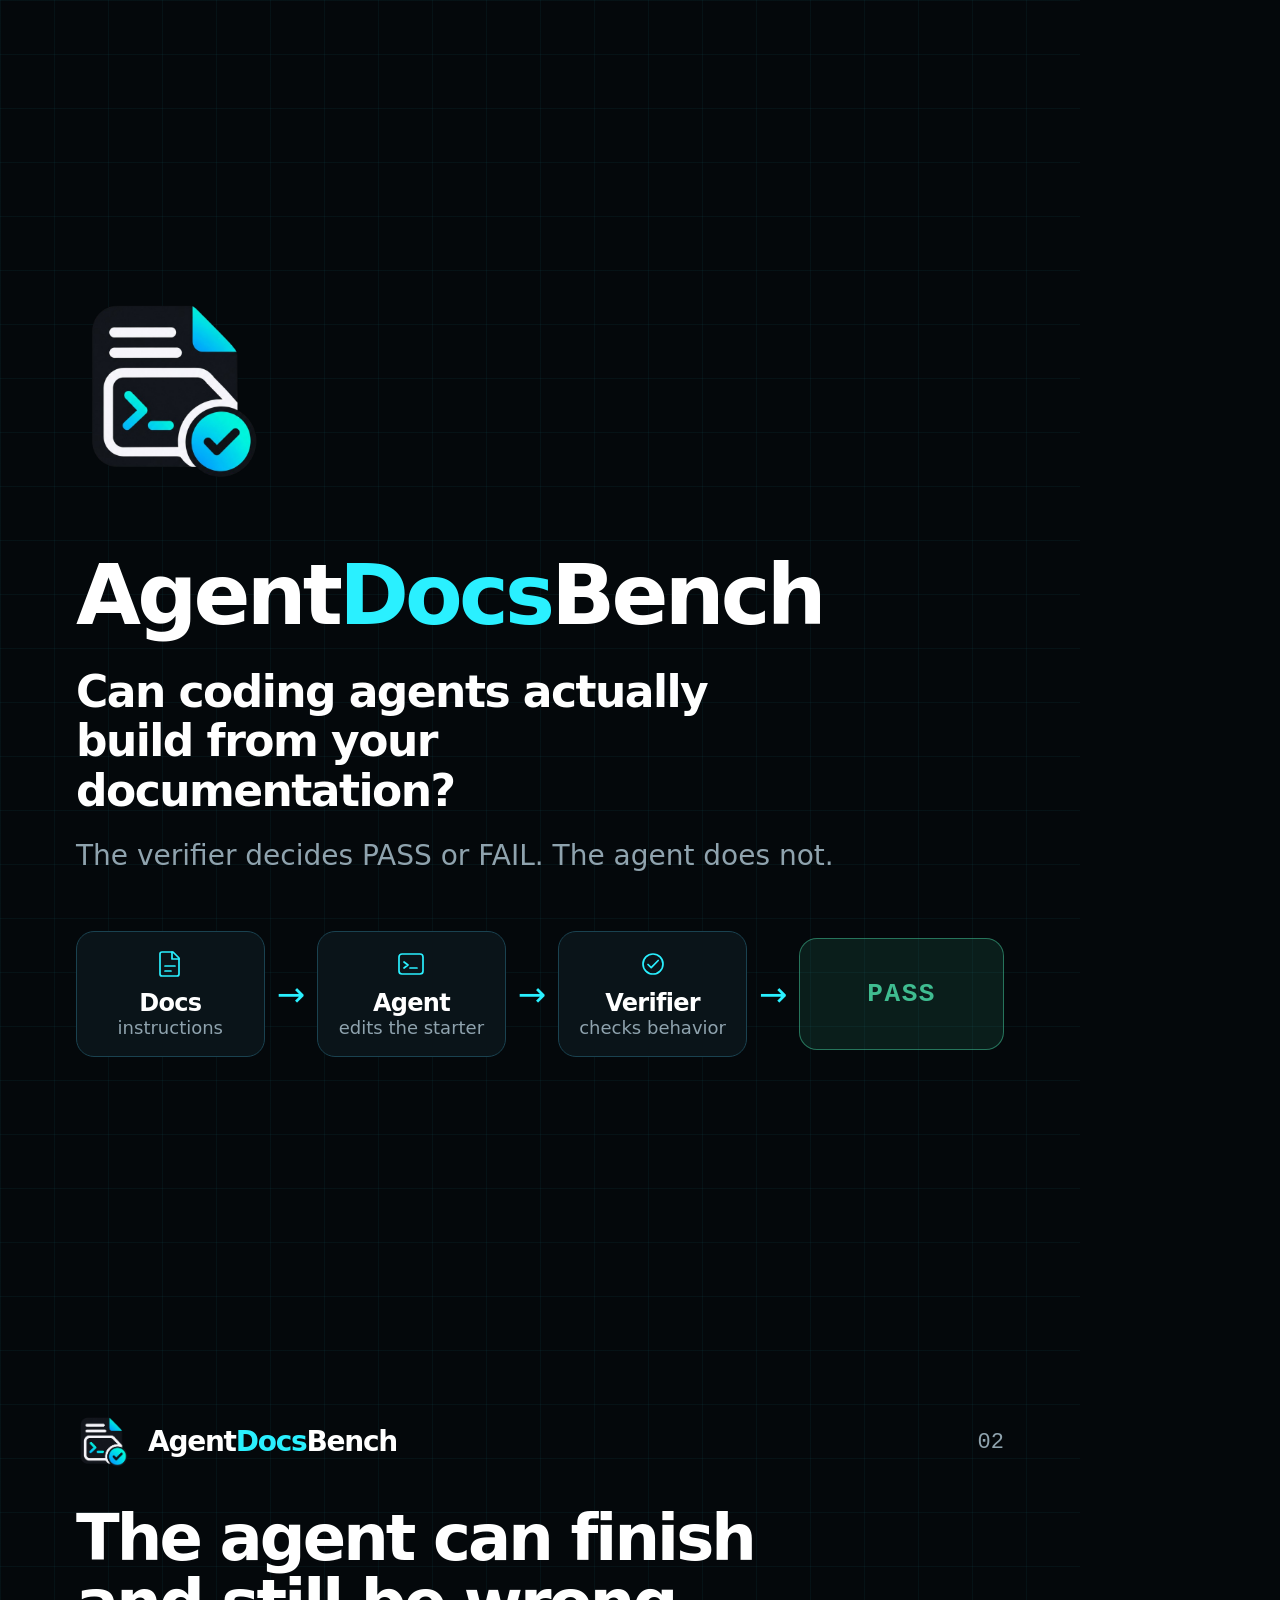
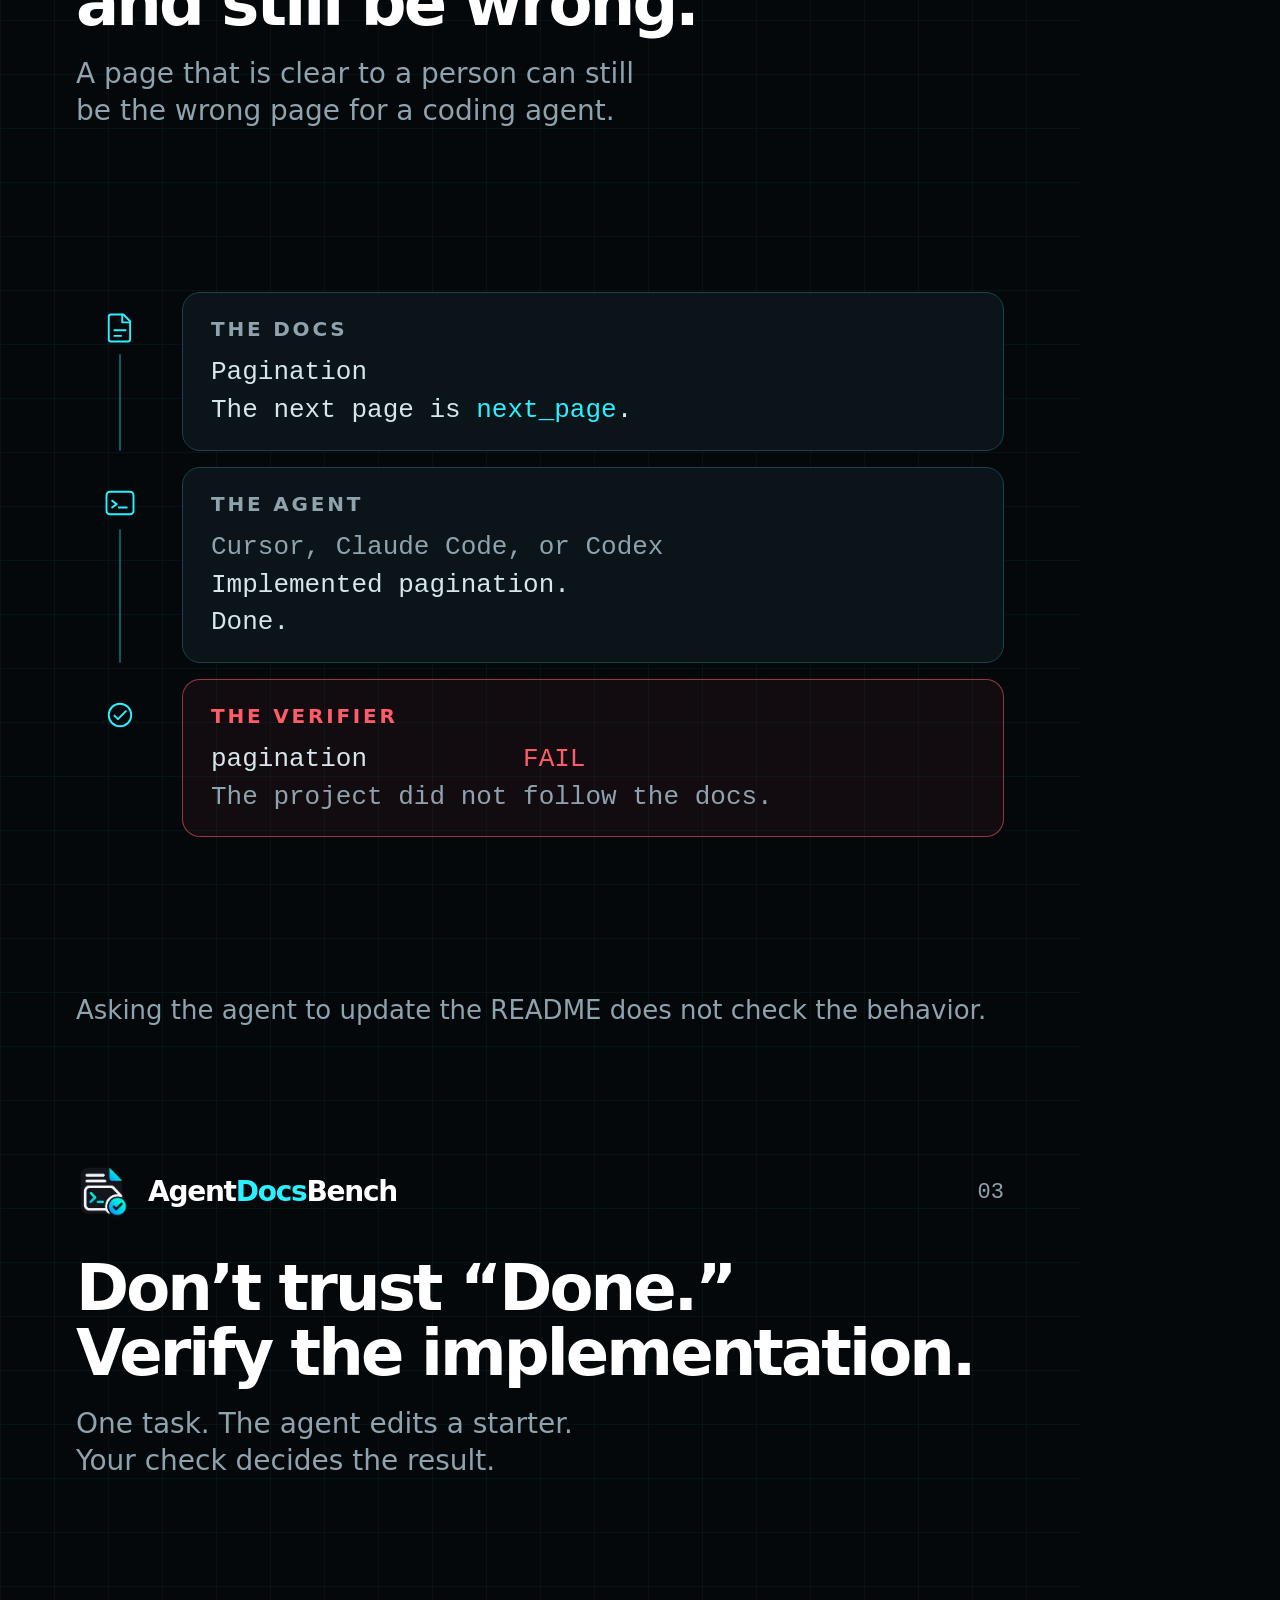
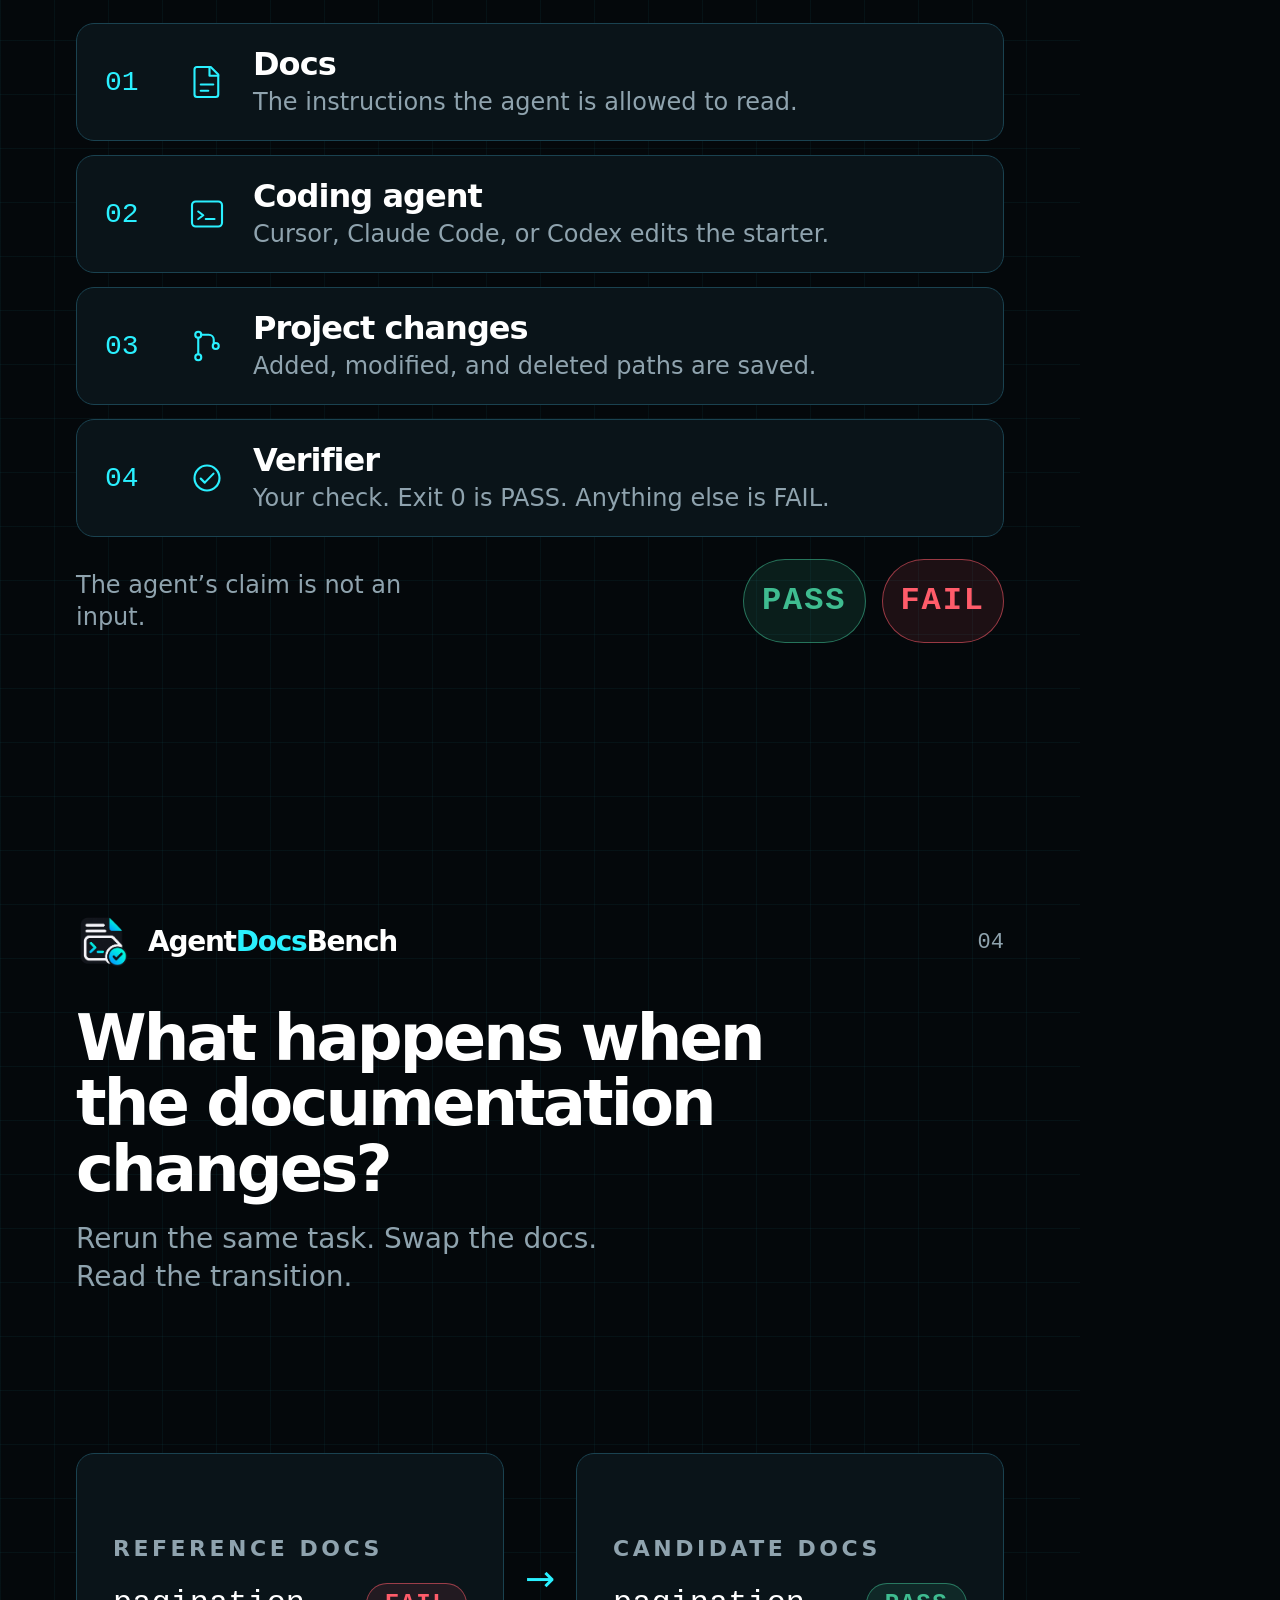
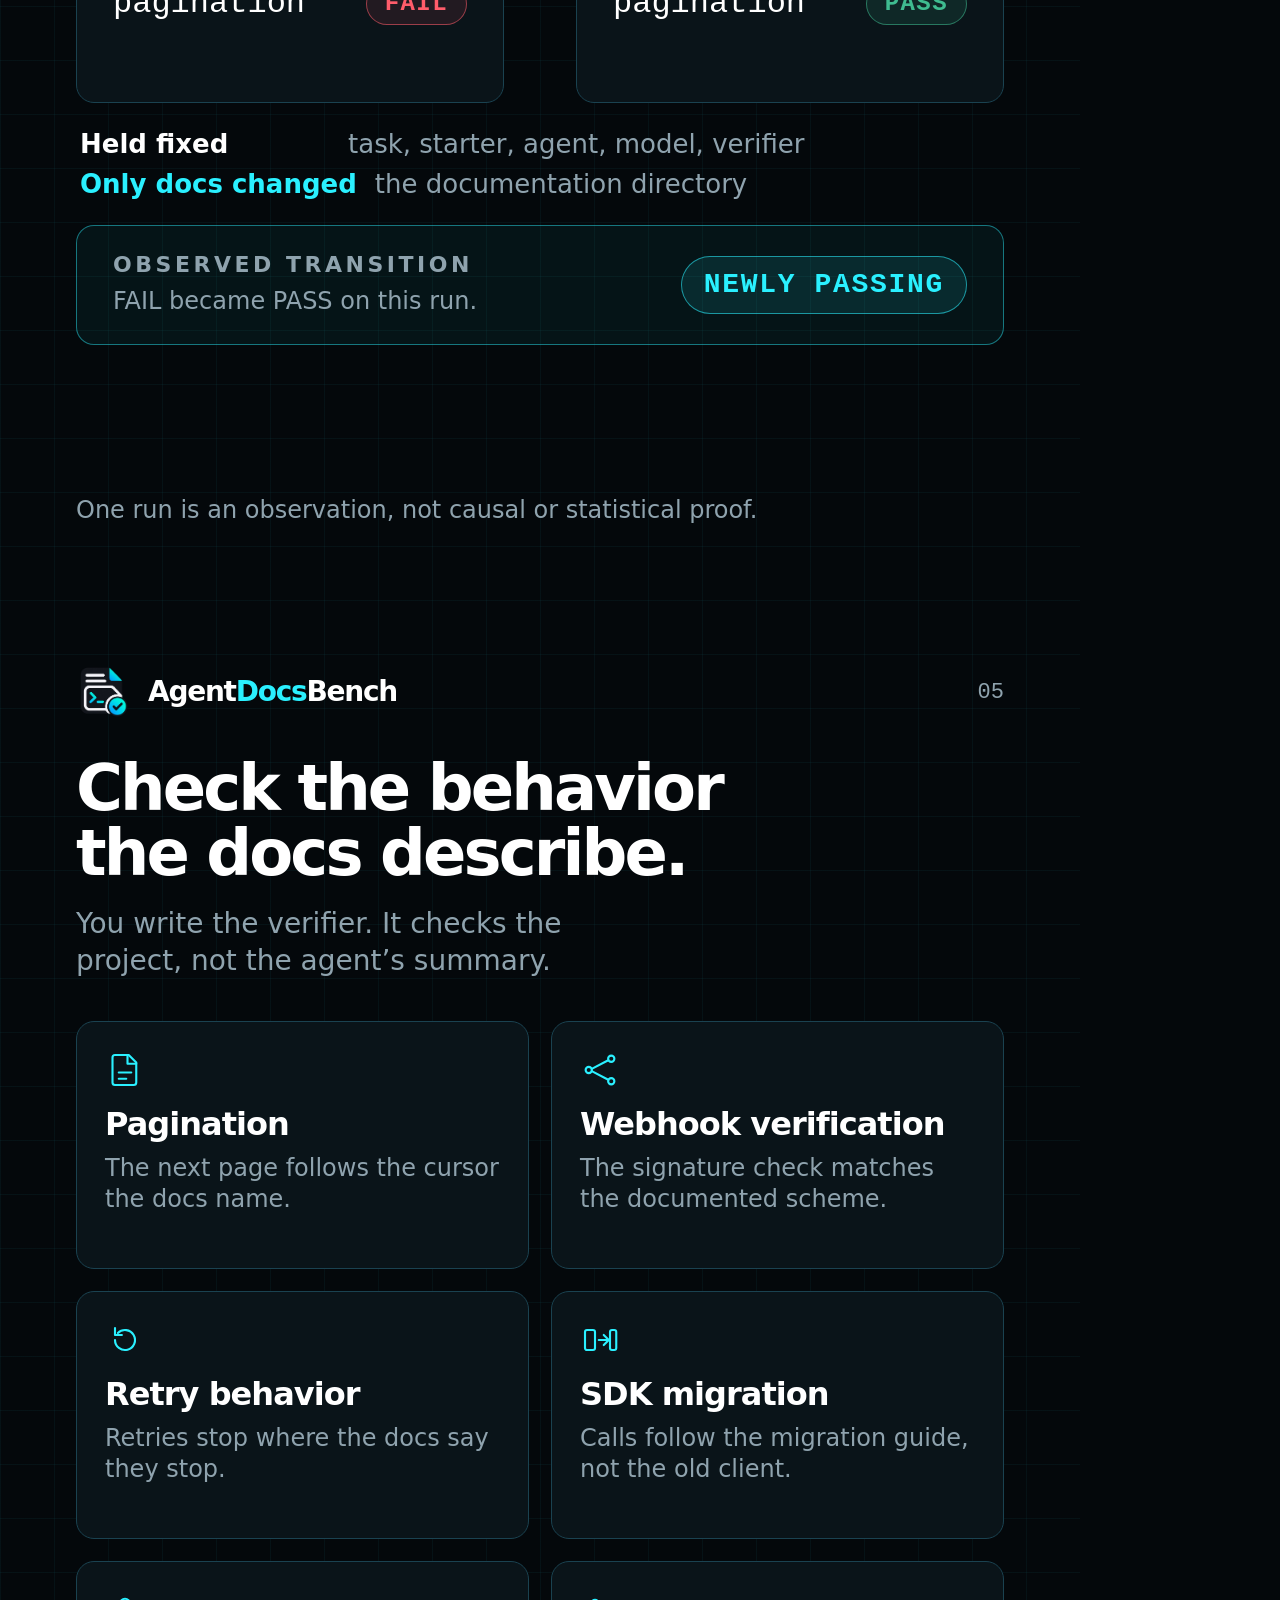
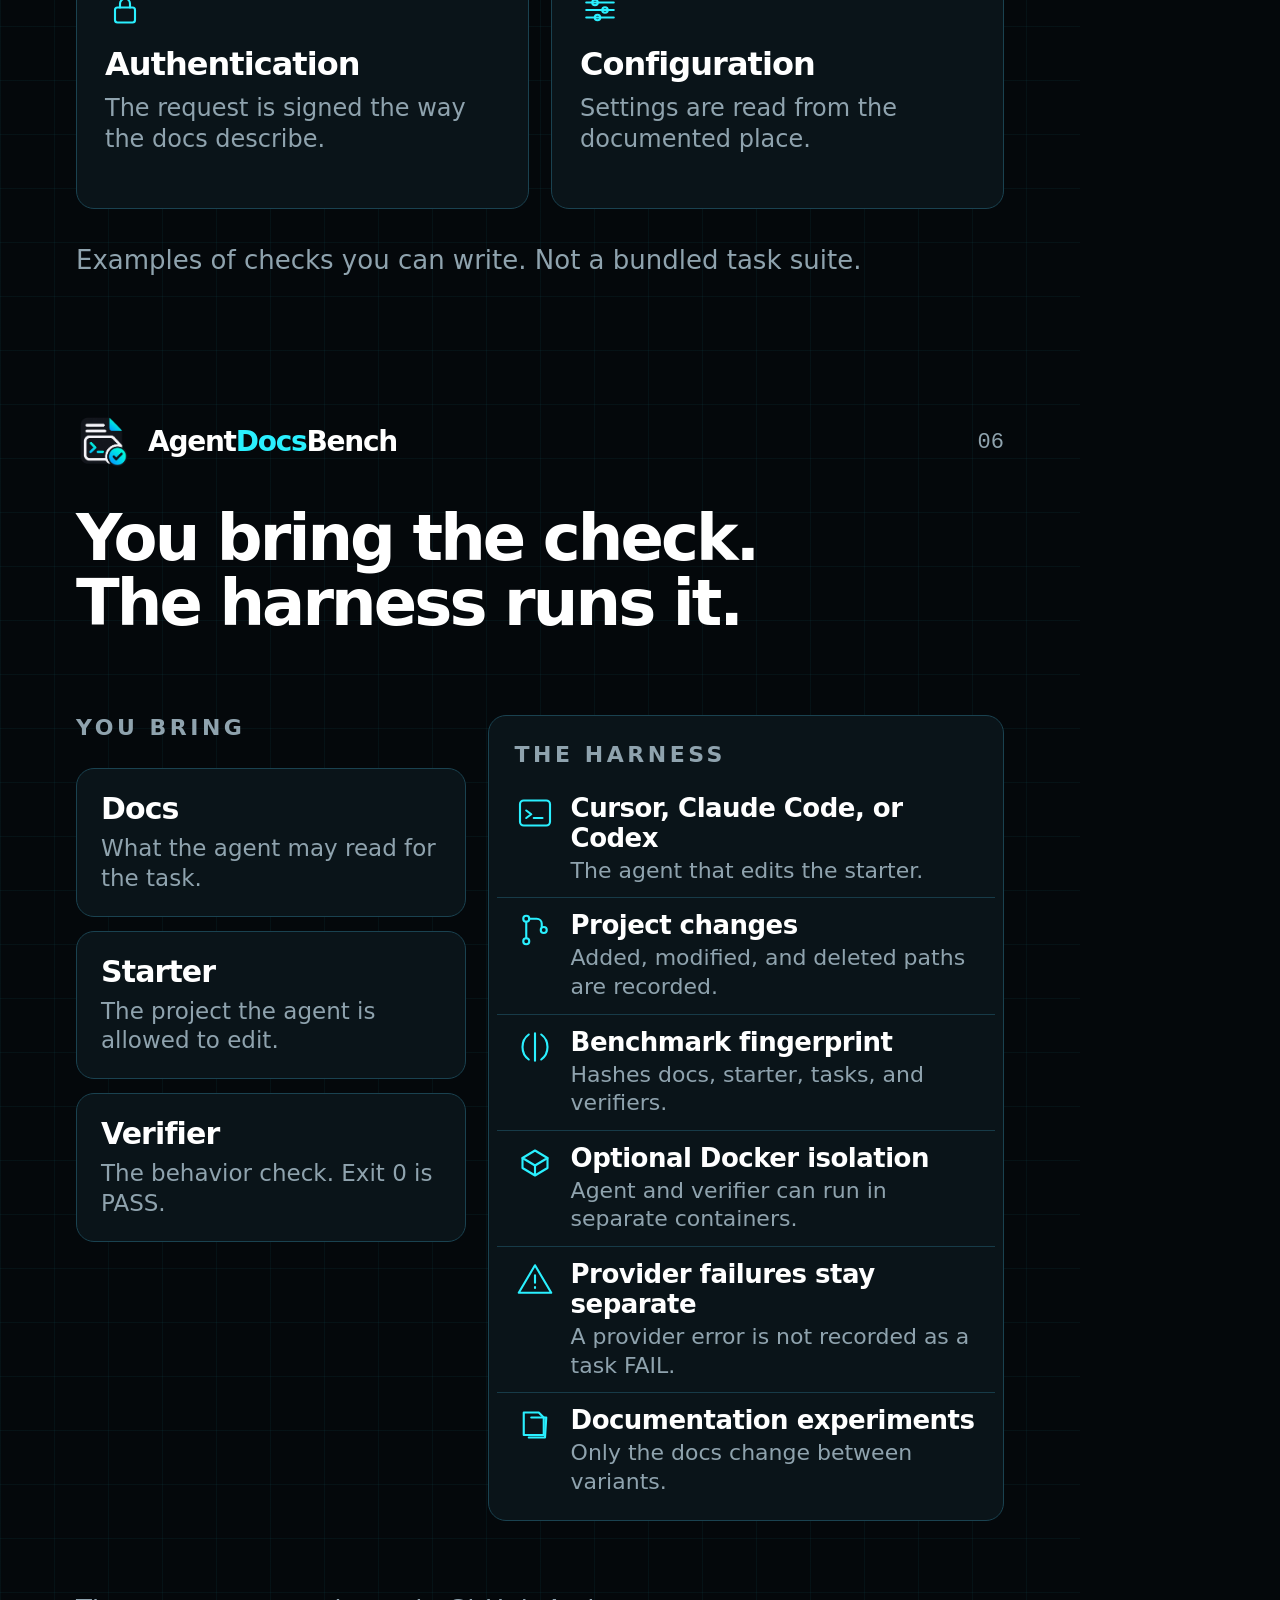
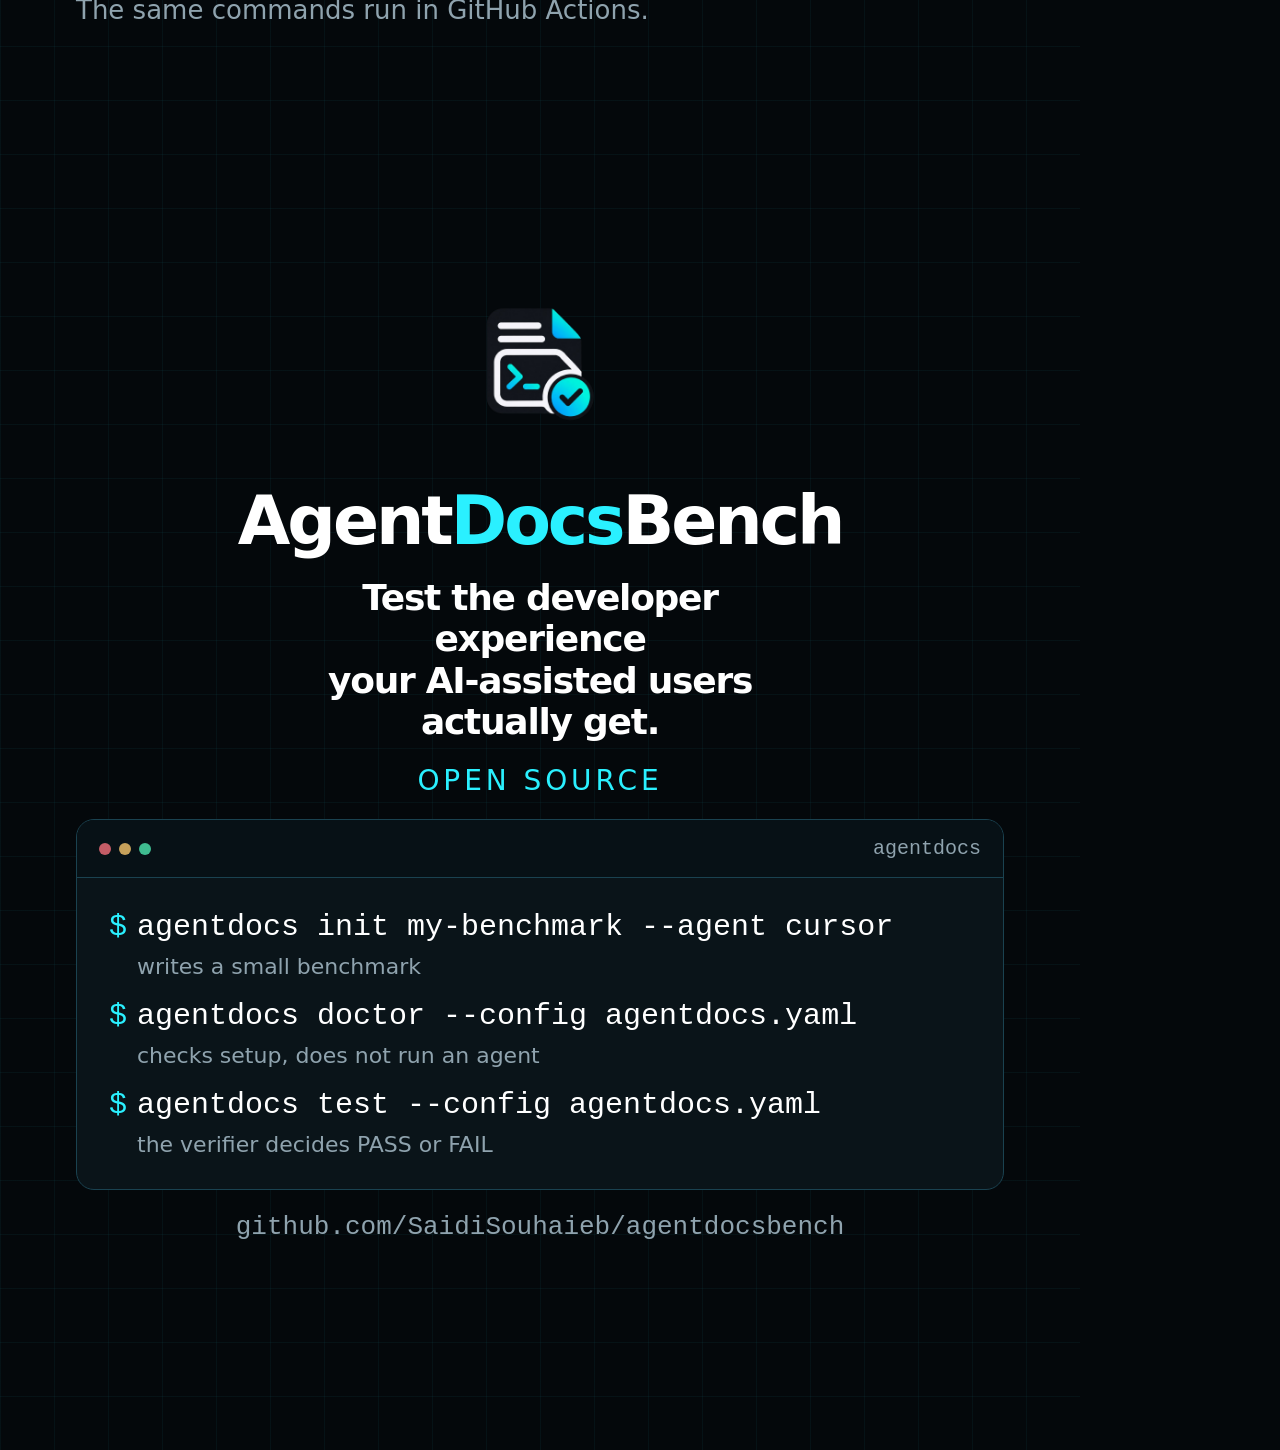
<file: assets/carousel/index.html>
<!DOCTYPE html>
<html lang="en">
<head>
  <meta charset="utf-8">
  <title>AgentDocsBench</title>
  <link rel="stylesheet" href="styles.css">
</head>
<body>
<svg xmlns="http://www.w3.org/2000/svg" style="position:absolute;width:0;height:0" aria-hidden="true">
  <symbol id="i-doc" viewBox="0 0 32 32" fill="none" stroke="currentColor" stroke-width="1.7" stroke-linecap="round" stroke-linejoin="round">
    <path d="M8 4h11l6 6v16a2 2 0 0 1-2 2H8a2 2 0 0 1-2-2V6a2 2 0 0 1 2-2z"/>
    <path d="M18 4v7h7M11 18h10M11 23h6"/>
  </symbol>
  <symbol id="i-code" viewBox="0 0 32 32" fill="none" stroke="currentColor" stroke-width="1.7" stroke-linecap="round" stroke-linejoin="round">
    <path d="M13 9l-6 7 6 7M19 9l6 7-6 7"/>
  </symbol>
  <symbol id="i-person" viewBox="0 0 32 32" fill="none" stroke="currentColor" stroke-width="1.7" stroke-linecap="round" stroke-linejoin="round">
    <circle cx="16" cy="11" r="4"/>
    <path d="M7.5 26c1.4-4.2 4.2-6.2 8.5-6.2s7.1 2 8.5 6.2"/>
  </symbol>
  <symbol id="i-agent" viewBox="0 0 32 32" fill="none" stroke="currentColor" stroke-width="1.7" stroke-linecap="round" stroke-linejoin="round">
    <rect x="4" y="6" width="24" height="20" rx="3"/>
    <path d="M9 14l4 3-4 3M15 20h7"/>
  </symbol>
  <symbol id="i-branch" viewBox="0 0 32 32" fill="none" stroke="currentColor" stroke-width="1.7" stroke-linecap="round" stroke-linejoin="round">
    <circle cx="9" cy="7" r="2.4"/>
    <circle cx="23" cy="16" r="2.4"/>
    <circle cx="9" cy="25" r="2.4"/>
    <path d="M9 9.5v13M11.2 7h6.2a4 4 0 0 1 4 4v2.4"/>
  </symbol>
  <symbol id="i-check" viewBox="0 0 32 32" fill="none" stroke="currentColor" stroke-width="1.7" stroke-linecap="round" stroke-linejoin="round">
    <circle cx="16" cy="16" r="10"/>
    <path d="M11 16.5l3.2 3.2 7-7.2"/>
  </symbol>
  <symbol id="i-hook" viewBox="0 0 32 32" fill="none" stroke="currentColor" stroke-width="1.7" stroke-linecap="round" stroke-linejoin="round">
    <circle cx="7" cy="16" r="2.5"/>
    <circle cx="25" cy="7" r="2.5"/>
    <circle cx="25" cy="25" r="2.5"/>
    <path d="M9.4 15.1L22.6 8.2M9.4 16.9L22.6 23.8"/>
  </symbol>
  <symbol id="i-retry" viewBox="0 0 32 32" fill="none" stroke="currentColor" stroke-width="1.7" stroke-linecap="round" stroke-linejoin="round">
    <path d="M8 16a8 8 0 1 0 2.3-5.6"/>
    <path d="M8 6.5V12h5.5"/>
  </symbol>
  <symbol id="i-migrate" viewBox="0 0 32 32" fill="none" stroke="currentColor" stroke-width="1.7" stroke-linecap="round" stroke-linejoin="round">
    <rect x="4" y="8" width="8" height="16" rx="1.6"/>
    <path d="M15 16h7M19 12l4 4-4 4"/>
    <rect x="24" y="8" width="5" height="16" rx="1.6"/>
  </symbol>
  <symbol id="i-lock" viewBox="0 0 32 32" fill="none" stroke="currentColor" stroke-width="1.7" stroke-linecap="round" stroke-linejoin="round">
    <rect x="8" y="14" width="16" height="12" rx="2"/>
    <path d="M12 14v-3a4 4 0 0 1 8 0v3"/>
  </symbol>
  <symbol id="i-sliders" viewBox="0 0 32 32" fill="none" stroke="currentColor" stroke-width="1.7" stroke-linecap="round" stroke-linejoin="round">
    <path d="M5 10h22M5 16h22M5 22h22"/>
    <circle cx="12" cy="10" r="2.2"/>
    <circle cx="20" cy="16" r="2.2"/>
    <circle cx="14" cy="22" r="2.2"/>
  </symbol>
  <symbol id="i-box" viewBox="0 0 32 32" fill="none" stroke="currentColor" stroke-width="1.7" stroke-linecap="round" stroke-linejoin="round">
    <path d="M6 12l10-6 10 6-10 6-10-6z"/>
    <path d="M6 12v8l10 6 10-6v-8M16 18v8"/>
  </symbol>
  <symbol id="i-print" viewBox="0 0 32 32" fill="none" stroke="currentColor" stroke-width="1.7" stroke-linecap="round" stroke-linejoin="round">
    <path d="M11 6c-3 2.2-5 6-5 10s2 7.8 5 10M16 5v22M21 6c3 2.2 5 6 5 10s-2 7.8-5 10"/>
  </symbol>
  <symbol id="i-alert" viewBox="0 0 32 32" fill="none" stroke="currentColor" stroke-width="1.7" stroke-linecap="round" stroke-linejoin="round">
    <path d="M16 5l13 22H3L16 5z"/>
    <path d="M16 13v6M16 22.5v.6"/>
  </symbol>
  <symbol id="i-flow" viewBox="0 0 32 32" fill="none" stroke="currentColor" stroke-width="1.7" stroke-linecap="round" stroke-linejoin="round">
    <rect x="4" y="5" width="9" height="7" rx="1.5"/>
    <rect x="19" y="13" width="9" height="7" rx="1.5"/>
    <rect x="4" y="20" width="9" height="7" rx="1.5"/>
    <path d="M13 8.5h3.2A3.5 3.5 0 0 1 19.5 12v1M13 23.5h3.2A3.5 3.5 0 0 0 19.5 20v-.5"/>
  </symbol>
  <symbol id="i-docs" viewBox="0 0 32 32" fill="none" stroke="currentColor" stroke-width="1.7" stroke-linecap="round" stroke-linejoin="round">
    <path d="M7 6h12l4 4v14H7z"/>
    <path d="M13 10h12l-1 16H11"/>
  </symbol>
</svg>

<section class="page grid cover" id="p1">
  <div class="cover-main">
    <img class="logo" src="../brand/logo-mark.png" alt="AgentDocsBench">
    <h1 class="headline wordmark">Agent<span>Docs</span>Bench</h1>
    <p class="message">Can coding agents actually<br>build from your documentation?</p>
    <p class="body support">The verifier decides PASS or FAIL. The agent does not.</p>
  </div>
  <div class="flow mini-flow">
    <article class="pipeline-card">
      <svg class="icon"><use href="#i-doc"/></svg>
      <span class="label">Docs<span class="caption">instructions</span></span>
    </article>
    <span class="arrow" aria-hidden="true">&#8594;</span>
    <article class="pipeline-card">
      <svg class="icon"><use href="#i-agent"/></svg>
      <span class="label">Agent<span class="caption">edits the starter</span></span>
    </article>
    <span class="arrow" aria-hidden="true">&#8594;</span>
    <article class="pipeline-card">
      <svg class="icon"><use href="#i-check"/></svg>
      <span class="label">Verifier<span class="caption">checks behavior</span></span>
    </article>
    <span class="arrow" aria-hidden="true">&#8594;</span>
    <span class="badge badge-pass">PASS</span>
  </div>
</section>

<section class="page grid" id="p2">
  <header class="bar">
    <img class="logo" src="../brand/logo-mark.png" alt="">
    <span class="wordmark">Agent<span>Docs</span>Bench</span>
    <span class="index">02</span>
  </header>
  <h1 class="headline">The agent can finish<br>and still be wrong.</h1>
  <p class="lede">A page that is clear to a person can still be the wrong page for a coding agent.</p>
  <div class="stack">
    <div class="beats">
      <article class="beat">
        <div class="beat-mark">
          <svg class="icon"><use href="#i-doc"/></svg>
          <span class="rail"></span>
        </div>
        <pre class="snippet"><span class="kicker">The docs</span>Pagination
The next page is <span class="token">next_page</span>.</pre>
      </article>
      <article class="beat">
        <div class="beat-mark">
          <svg class="icon"><use href="#i-agent"/></svg>
          <span class="rail"></span>
        </div>
        <pre class="snippet"><span class="kicker">The agent</span><span class="dim">Cursor, Claude Code, or Codex</span>
Implemented pagination.
Done.</pre>
      </article>
      <article class="beat">
        <div class="beat-mark">
          <svg class="icon"><use href="#i-check"/></svg>
          <span class="rail"></span>
        </div>
        <pre class="snippet fail"><span class="kicker">The verifier</span>pagination          <span class="bad">FAIL</span>
<span class="dim">The project did not follow the docs.</span></pre>
      </article>
    </div>
  </div>
  <p class="footer">Asking the agent to update the README does not check the behavior.</p>
</section>

<section class="page grid" id="p3">
  <header class="bar">
    <img class="logo" src="../brand/logo-mark.png" alt="">
    <span class="wordmark">Agent<span>Docs</span>Bench</span>
    <span class="index">03</span>
  </header>
  <h1 class="headline">Don&rsquo;t trust &ldquo;Done.&rdquo;<br>Verify the implementation.</h1>
  <p class="lede">One task. The agent edits a starter. Your check decides the result.</p>
  <div class="stack">
    <div class="steps">
      <article class="card step">
        <span class="num">01</span>
        <svg class="icon"><use href="#i-doc"/></svg>
        <div>
          <h2>Docs</h2>
          <p>The instructions the agent is allowed to read.</p>
        </div>
      </article>
      <article class="card step">
        <span class="num">02</span>
        <svg class="icon"><use href="#i-agent"/></svg>
        <div>
          <h2>Coding agent</h2>
          <p>Cursor, Claude Code, or Codex edits the starter.</p>
        </div>
      </article>
      <article class="card step">
        <span class="num">03</span>
        <svg class="icon"><use href="#i-branch"/></svg>
        <div>
          <h2>Project changes</h2>
          <p>Added, modified, and deleted paths are saved.</p>
        </div>
      </article>
      <article class="card step">
        <span class="num">04</span>
        <svg class="icon"><use href="#i-check"/></svg>
        <div>
          <h2>Verifier</h2>
          <p>Your check. Exit 0 is PASS. Anything else is FAIL.</p>
        </div>
      </article>
    </div>
    <div class="judge">
      <p class="body">The agent&rsquo;s claim is not an input.</p>
      <div class="outcomes">
        <span class="badge badge-pass">PASS</span>
        <span class="badge badge-fail">FAIL</span>
      </div>
    </div>
  </div>
</section>

<section class="page grid" id="p4">
  <header class="bar">
    <img class="logo" src="../brand/logo-mark.png" alt="">
    <span class="wordmark">Agent<span>Docs</span>Bench</span>
    <span class="index">04</span>
  </header>
  <h1 class="headline">What happens when<br>the documentation changes?</h1>
  <p class="lede">Rerun the same task. Swap the docs. Read the transition.</p>
  <div class="stack">
    <div class="pair">
      <article class="result-card">
        <p class="result-kicker">Reference docs</p>
        <div class="result-row">
          <span>pagination</span>
          <span class="badge badge-fail">FAIL</span>
        </div>
      </article>
      <div class="pair-mid" aria-hidden="true">&#8594;</div>
      <article class="result-card">
        <p class="result-kicker">Candidate docs</p>
        <div class="result-row">
          <span>pagination</span>
          <span class="badge badge-pass">PASS</span>
        </div>
      </article>
    </div>
    <ul class="held">
      <li><strong>Held fixed</strong><span>task, starter, agent, model, verifier</span></li>
      <li class="only"><strong>Only docs changed</strong><span>the documentation directory</span></li>
    </ul>
    <div class="transition">
      <div>
        <p class="eyebrow">Observed transition</p>
        <p class="body" style="margin-top:8px;font-size:24px">FAIL became PASS on this run.</p>
      </div>
      <span class="badge badge-new">NEWLY PASSING</span>
    </div>
  </div>
  <p class="footer disclaimer">One run is an observation, not causal or statistical proof.</p>
</section>

<section class="page grid" id="p5">
  <header class="bar">
    <img class="logo" src="../brand/logo-mark.png" alt="">
    <span class="wordmark">Agent<span>Docs</span>Bench</span>
    <span class="index">05</span>
  </header>
  <h1 class="headline">Check the behavior<br>the docs describe.</h1>
  <p class="lede">You write the verifier. It checks the project, not the agent&rsquo;s summary.</p>
  <div class="stack">
    <div class="tasks">
      <article class="card">
        <svg class="icon"><use href="#i-doc"/></svg>
        <h2>Pagination</h2>
        <p>The next page follows the cursor the docs name.</p>
      </article>
      <article class="card">
        <svg class="icon"><use href="#i-hook"/></svg>
        <h2>Webhook verification</h2>
        <p>The signature check matches the documented scheme.</p>
      </article>
      <article class="card">
        <svg class="icon"><use href="#i-retry"/></svg>
        <h2>Retry behavior</h2>
        <p>Retries stop where the docs say they stop.</p>
      </article>
      <article class="card">
        <svg class="icon"><use href="#i-migrate"/></svg>
        <h2>SDK migration</h2>
        <p>Calls follow the migration guide, not the old client.</p>
      </article>
      <article class="card">
        <svg class="icon"><use href="#i-lock"/></svg>
        <h2>Authentication</h2>
        <p>The request is signed the way the docs describe.</p>
      </article>
      <article class="card">
        <svg class="icon"><use href="#i-sliders"/></svg>
        <h2>Configuration</h2>
        <p>Settings are read from the documented place.</p>
      </article>
    </div>
  </div>
  <p class="footer">Examples of checks you can write. Not a bundled task suite.</p>
</section>

<section class="page grid" id="p6">
  <header class="bar">
    <img class="logo" src="../brand/logo-mark.png" alt="">
    <span class="wordmark">Agent<span>Docs</span>Bench</span>
    <span class="index">06</span>
  </header>
  <h1 class="headline">You bring the check.<br>The harness runs it.</h1>
  <div class="stack">
    <div class="split">
      <div class="panel-list">
        <p class="eyebrow">You bring</p>
        <article class="card bring">
          <h2>Docs</h2>
          <p>What the agent may read for the task.</p>
        </article>
        <article class="card bring">
          <h2>Starter</h2>
          <p>The project the agent is allowed to edit.</p>
        </article>
        <article class="card bring">
          <h2>Verifier</h2>
          <p>The behavior check. Exit 0 is PASS.</p>
        </article>
      </div>
      <article class="card harness">
        <p class="eyebrow" style="padding:18px 18px 0">The harness</p>
        <div class="harness-row">
          <svg class="icon"><use href="#i-agent"/></svg>
          <div>
            <h2>Cursor, Claude Code, or Codex</h2>
            <p>The agent that edits the starter.</p>
          </div>
        </div>
        <div class="harness-row">
          <svg class="icon"><use href="#i-branch"/></svg>
          <div>
            <h2>Project changes</h2>
            <p>Added, modified, and deleted paths are recorded.</p>
          </div>
        </div>
        <div class="harness-row">
          <svg class="icon"><use href="#i-print"/></svg>
          <div>
            <h2>Benchmark fingerprint</h2>
            <p>Hashes docs, starter, tasks, and verifiers.</p>
          </div>
        </div>
        <div class="harness-row">
          <svg class="icon"><use href="#i-box"/></svg>
          <div>
            <h2>Optional Docker isolation</h2>
            <p>Agent and verifier can run in separate containers.</p>
          </div>
        </div>
        <div class="harness-row">
          <svg class="icon"><use href="#i-alert"/></svg>
          <div>
            <h2>Provider failures stay separate</h2>
            <p>A provider error is not recorded as a task FAIL.</p>
          </div>
        </div>
        <div class="harness-row">
          <svg class="icon"><use href="#i-docs"/></svg>
          <div>
            <h2>Documentation experiments</h2>
            <p>Only the docs change between variants.</p>
          </div>
        </div>
      </article>
    </div>
  </div>
  <p class="footer">The same commands run in GitHub Actions.</p>
</section>

<section class="page grid cta" id="p7">
  <img class="logo" src="../brand/logo-mark.png" alt="AgentDocsBench">
  <h1 class="headline wordmark">Agent<span>Docs</span>Bench</h1>
  <p class="message">Test the developer experience<br>your AI-assisted users actually get.</p>
  <p class="open">Open source</p>
  <div class="terminal">
    <div class="terminal-top">
      <span class="dots" aria-hidden="true"><i></i><i></i><i></i></span>
      <span class="terminal-title">agentdocs</span>
    </div>
    <div class="terminal-body">
      <div class="cmd"><span class="prompt">$</span>agentdocs init my-benchmark --agent cursor</div>
      <p class="hint">writes a small benchmark</p>
      <div class="cmd"><span class="prompt">$</span>agentdocs doctor --config agentdocs.yaml</div>
      <p class="hint">checks setup, does not run an agent</p>
      <div class="cmd"><span class="prompt">$</span>agentdocs test --config agentdocs.yaml</div>
      <p class="hint">the verifier decides PASS or FAIL</p>
    </div>
  </div>
  <p class="repo">github.com/SaidiSouhaieb/agentdocsbench</p>
</section>

<script>
const id = location.hash.replace("#", "");
if (id) {
  document.querySelectorAll(".page").forEach((page) => {
    page.hidden = page.id !== id;
  });
}
</script>
</body>
</html>
</file>
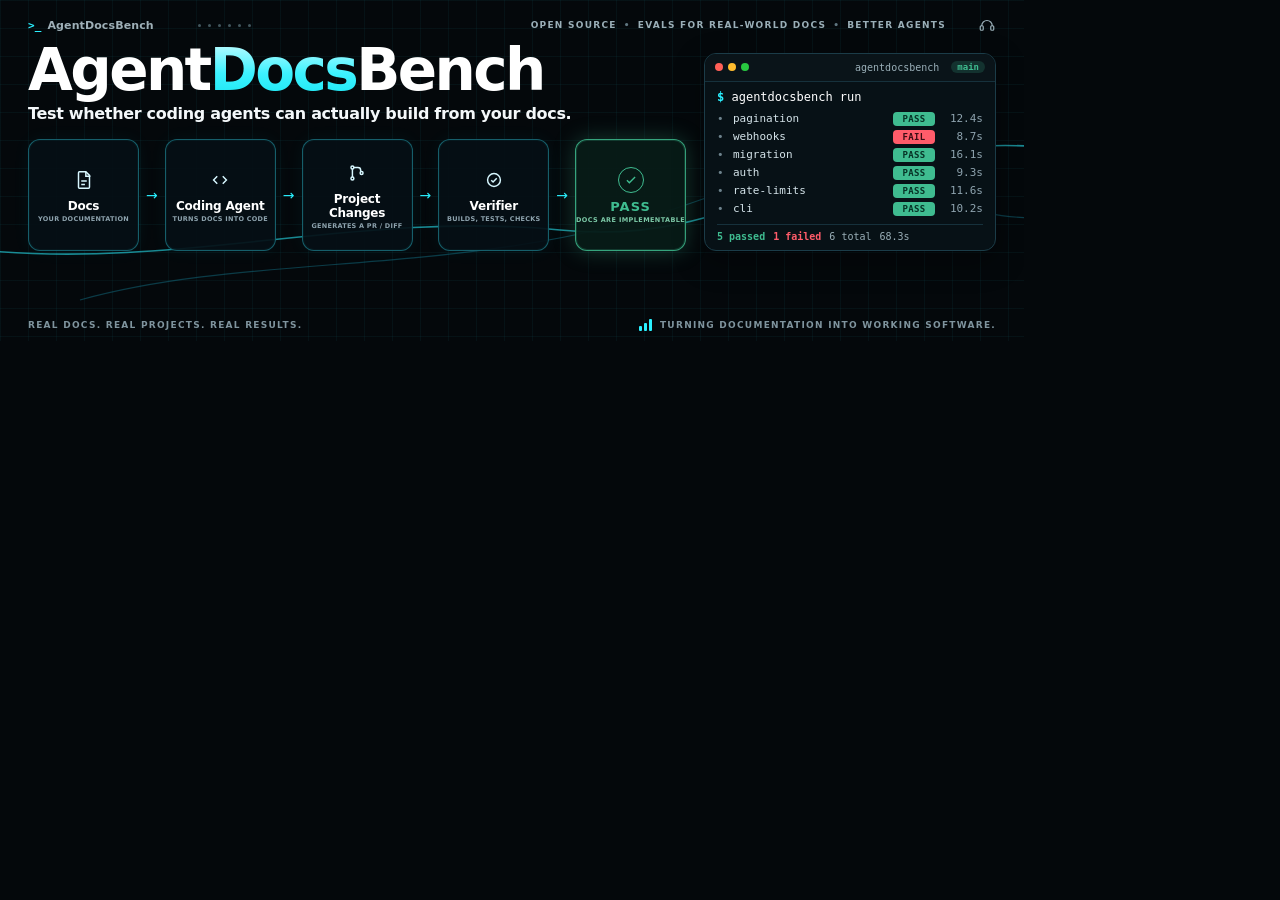
<file: assets/brand/cover.html>
<!DOCTYPE html>
<html lang="en">
<head>
  <meta charset="utf-8">
  <title>AgentDocsBench cover</title>
  <style>
    :root {
      --bg: #04080b;
      --panel: #071016;
      --line: #1a4554;
      --text: #ffffff;
      --muted: #8ea3ae;
      --faint: #6d828c;
      --cyan: #2af0ff;
      --pass: #3fbc90;
      --fail: #ff5c6a;
      --sans: Inter, system-ui, -apple-system, "Segoe UI", Arial, Helvetica, sans-serif;
      --mono: ui-monospace, "SFMono-Regular", Menlo, Consolas, monospace;
    }

    * { box-sizing: border-box; }

    html, body {
      margin: 0;
      width: 1024px;
      height: 341px;
      overflow: hidden;
      background: var(--bg);
      font-family: var(--sans);
      -webkit-font-smoothing: antialiased;
    }

    .cover {
      position: relative;
      width: 1024px;
      height: 341px;
      padding: 14px 28px 12px;
      overflow: hidden;
      background-color: var(--bg);
      background-image:
        linear-gradient(rgba(42, 240, 255, 0.045) 1px, transparent 1px),
        linear-gradient(90deg, rgba(42, 240, 255, 0.045) 1px, transparent 1px);
      background-size: 28px 28px;
    }

    .curve {
      position: absolute;
      inset: 0;
      width: 1024px;
      height: 341px;
      pointer-events: none;
    }

    .top {
      position: relative;
      z-index: 2;
      display: flex;
      align-items: center;
      height: 22px;
      gap: 16px;
    }

    .mini {
      display: flex;
      align-items: center;
      gap: 6px;
      color: #9fb0b8;
      font-size: 11px;
      font-weight: 600;
      letter-spacing: 0.01em;
    }

    .mini .chev { color: var(--cyan); font-family: var(--mono); }

    .dots {
      display: flex;
      gap: 7px;
      margin-left: 28px;
      opacity: 0.45;
    }

    .dots i {
      width: 3px;
      height: 3px;
      border-radius: 50%;
      background: #8fb8c4;
      display: block;
    }

    .meta {
      margin-left: auto;
      color: #9aafb8;
      font-size: 9px;
      font-weight: 650;
      letter-spacing: 0.14em;
    }

    .meta span { margin: 0 7px; color: #5f7680; }

    .ear {
      margin-left: 16px;
      width: 18px;
      height: 18px;
      color: #9aafb8;
    }

    .stage {
      position: relative;
      z-index: 2;
      display: grid;
      grid-template-columns: 1fr 292px;
      column-gap: 18px;
      margin-top: 8px;
    }

    h1 {
      margin: 0;
      font-size: 58px;
      line-height: 0.9;
      font-weight: 760;
      letter-spacing: -0.045em;
      color: white;
    }

    h1 span {
      background: linear-gradient(180deg, #d8fdff 0%, #3df2ff 55%, #14e4f2 100%);
      -webkit-background-clip: text;
      background-clip: text;
      color: transparent;
    }

    .sub {
      margin: 8px 0 0;
      font-size: 16px;
      font-weight: 600;
      letter-spacing: -0.02em;
      color: #f4f8fa;
    }

    .flow {
      display: flex;
      align-items: stretch;
      gap: 7px;
      margin-top: 16px;
    }

    .card {
      flex: 1;
      min-width: 0;
      height: 112px;
      padding: 10px 6px 8px;
      display: flex;
      flex-direction: column;
      align-items: center;
      justify-content: center;
      text-align: center;
      background: rgba(6, 16, 22, 0.92);
      border: 1px solid rgba(42, 190, 210, 0.45);
      border-radius: 12px;
      box-shadow: inset 0 0 0 1px rgba(42, 240, 255, 0.04), 0 0 18px rgba(42, 240, 255, 0.05);
    }

    .card svg { width: 22px; height: 22px; color: #d7f7ff; }

    .card strong {
      display: block;
      margin-top: 8px;
      font-size: 12px;
      font-weight: 700;
      letter-spacing: -0.02em;
      color: white;
    }

    .card em {
      display: block;
      margin-top: 3px;
      font-style: normal;
      font-size: 6.5px;
      font-weight: 650;
      letter-spacing: 0.04em;
      color: #8ea3ae;
      line-height: 1.2;
      white-space: nowrap;
    }

    .arrow {
      align-self: center;
      color: var(--cyan);
      font-size: 14px;
      flex: 0 0 auto;
    }

    .pass {
      border-color: rgba(63, 188, 144, 0.85);
      background: rgba(8, 28, 24, 0.95);
      box-shadow: 0 0 22px rgba(63, 188, 144, 0.28), inset 0 0 0 1px rgba(63, 188, 144, 0.2);
    }

    .pass .tick {
      width: 26px;
      height: 26px;
      border-radius: 50%;
      border: 1.5px solid var(--pass);
      color: var(--pass);
      display: grid;
      place-items: center;
    }

    .pass .tick svg { width: 14px; height: 14px; color: var(--pass); }

    .pass strong {
      margin-top: 6px;
      color: var(--pass);
      letter-spacing: 0.08em;
      font-size: 13px;
    }

    .pass em { color: #7dcaa8; letter-spacing: 0.06em; }

    .terminal {
      grid-column: 2;
      grid-row: 1 / span 2;
      align-self: center;
      margin-top: 8px;
      background: #071116;
      border: 1px solid #1b3c48;
      border-radius: 12px;
      overflow: hidden;
      box-shadow: 0 10px 30px rgba(0, 0, 0, 0.35);
    }

    .term-top {
      height: 28px;
      display: flex;
      align-items: center;
      gap: 6px;
      padding: 0 10px;
      border-bottom: 1px solid #16313c;
      background: #0a1419;
    }

    .lights { display: flex; gap: 5px; }
    .lights i { width: 8px; height: 8px; border-radius: 50%; display: block; }
    .lights i:nth-child(1) { background: #ff5f57; }
    .lights i:nth-child(2) { background: #febc2e; }
    .lights i:nth-child(3) { background: #28c840; }

    .term-title {
      margin-left: auto;
      font-family: var(--mono);
      font-size: 10px;
      color: #9aafb8;
    }

    .pill {
      margin-left: 6px;
      padding: 1px 6px;
      border-radius: 999px;
      background: rgba(63, 188, 144, 0.18);
      color: var(--pass);
      font-family: var(--mono);
      font-size: 9px;
      font-weight: 700;
    }

    .term-body { padding: 8px 12px 8px; }

    .cmd {
      font-family: var(--mono);
      font-size: 12px;
      color: white;
      margin-bottom: 6px;
    }

    .cmd b { color: var(--cyan); font-weight: 700; }

    .row {
      display: grid;
      grid-template-columns: 10px 1fr auto 42px;
      align-items: center;
      gap: 6px;
      height: 18px;
      font-family: var(--mono);
      font-size: 11px;
      color: #d5e4ea;
    }

    .row .bullet { color: #6d828c; }

    .badge {
      min-width: 42px;
      height: 14px;
      padding: 0 5px;
      border-radius: 4px;
      display: inline-flex;
      align-items: center;
      justify-content: center;
      font-size: 9px;
      font-weight: 800;
      letter-spacing: 0.04em;
    }

    .badge.ok { color: #073226; background: #3fbc90; }
    .badge.no { color: #3a0d14; background: #ff5c6a; }

    .time { color: #8ea3ae; text-align: right; }

    .sum {
      display: flex;
      gap: 8px;
      margin-top: 6px;
      padding-top: 6px;
      border-top: 1px solid #16313c;
      font-family: var(--mono);
      font-size: 10px;
      color: #9aafb8;
    }

    .sum .g { color: var(--pass); font-weight: 700; }
    .sum .r { color: var(--fail); font-weight: 700; }

    .foot {
      position: absolute;
      z-index: 2;
      left: 28px;
      right: 28px;
      bottom: 10px;
      display: flex;
      justify-content: space-between;
      align-items: center;
      color: #7f949e;
      font-size: 9px;
      font-weight: 700;
      letter-spacing: 0.14em;
    }

    .foot .right { display: flex; align-items: center; gap: 8px; }
    .bars { display: flex; align-items: flex-end; gap: 2px; height: 12px; }
    .bars i { display: block; width: 3px; background: var(--cyan); border-radius: 1px; }
    .bars i:nth-child(1) { height: 5px; }
    .bars i:nth-child(2) { height: 8px; }
    .bars i:nth-child(3) { height: 12px; }
  </style>
</head>
<body>
  <div class="cover">
    <svg class="curve" viewBox="0 0 1024 341" aria-hidden="true">
      <path d="M-20 250 C 180 270, 360 210, 560 230 S 820 120, 1080 150" fill="none" stroke="#2af0ff" stroke-width="1.6" opacity="0.55"/>
      <path d="M80 300 C 260 250, 480 280, 700 200 S 920 250, 1100 210" fill="none" stroke="#147a90" stroke-width="1.2" opacity="0.45"/>
    </svg>

    <header class="top">
      <div class="mini"><span class="chev">&gt;_</span> AgentDocsBench</div>
      <div class="dots" aria-hidden="true"><i></i><i></i><i></i><i></i><i></i><i></i></div>
      <div class="meta">OPEN SOURCE<span>•</span>EVALS FOR REAL-WORLD DOCS<span>•</span>BETTER AGENTS</div>
      <svg class="ear" viewBox="0 0 24 24" fill="none" stroke="currentColor" stroke-width="1.6" aria-hidden="true">
        <path d="M5 13a7 7 0 0 1 14 0" stroke-linecap="round"/>
        <rect x="3" y="13" width="4" height="6" rx="1.4"/>
        <rect x="17" y="13" width="4" height="6" rx="1.4"/>
      </svg>
    </header>

    <div class="stage">
      <div>
        <h1>Agent<span>Docs</span>Bench</h1>
        <p class="sub">Test whether coding agents can actually build from your docs.</p>
        <div class="flow">
          <article class="card">
            <svg viewBox="0 0 24 24" fill="none" stroke="currentColor" stroke-width="1.6"><path d="M7 3h7l4 4v13a1 1 0 0 1-1 1H7a1 1 0 0 1-1-1V4a1 1 0 0 1 1-1z"/><path d="M14 3v5h5M9 13h6M9 17h4"/></svg>
            <strong>Docs</strong>
            <em>YOUR DOCUMENTATION</em>
          </article>
          <span class="arrow">&#8594;</span>
          <article class="card">
            <svg viewBox="0 0 24 24" fill="none" stroke="currentColor" stroke-width="1.6"><path d="M9 8l-4 4 4 4M15 8l4 4-4 4"/></svg>
            <strong>Coding Agent</strong>
            <em>TURNS DOCS INTO CODE</em>
          </article>
          <span class="arrow">&#8594;</span>
          <article class="card">
            <svg viewBox="0 0 24 24" fill="none" stroke="currentColor" stroke-width="1.6"><circle cx="7" cy="6" r="1.6"/><circle cx="17" cy="12" r="1.6"/><circle cx="7" cy="18" r="1.6"/><path d="M7 7.6v8.8M8.5 6H13a3 3 0 0 1 3 3v1.4"/></svg>
            <strong>Project Changes</strong>
            <em>GENERATES A PR / DIFF</em>
          </article>
          <span class="arrow">&#8594;</span>
          <article class="card">
            <svg viewBox="0 0 24 24" fill="none" stroke="currentColor" stroke-width="1.6"><circle cx="12" cy="12" r="7"/><path d="M9 12.2l2 2 4-4.2"/></svg>
            <strong>Verifier</strong>
            <em>BUILDS, TESTS, CHECKS</em>
          </article>
          <span class="arrow">&#8594;</span>
          <article class="card pass">
            <span class="tick"><svg viewBox="0 0 24 24" fill="none" stroke="currentColor" stroke-width="2.4"><path d="M5 12.5l4.2 4.2L19 7"/></svg></span>
            <strong>PASS</strong>
            <em>DOCS ARE IMPLEMENTABLE</em>
          </article>
        </div>
      </div>

      <aside class="terminal">
        <div class="term-top">
          <span class="lights" aria-hidden="true"><i></i><i></i><i></i></span>
          <span class="term-title">agentdocsbench</span>
          <span class="pill">main</span>
        </div>
        <div class="term-body">
          <div class="cmd"><b>$</b> agentdocsbench run</div>
          <div class="row"><span class="bullet">•</span><span>pagination</span><span class="badge ok">PASS</span><span class="time">12.4s</span></div>
          <div class="row"><span class="bullet">•</span><span>webhooks</span><span class="badge no">FAIL</span><span class="time">8.7s</span></div>
          <div class="row"><span class="bullet">•</span><span>migration</span><span class="badge ok">PASS</span><span class="time">16.1s</span></div>
          <div class="row"><span class="bullet">•</span><span>auth</span><span class="badge ok">PASS</span><span class="time">9.3s</span></div>
          <div class="row"><span class="bullet">•</span><span>rate-limits</span><span class="badge ok">PASS</span><span class="time">11.6s</span></div>
          <div class="row"><span class="bullet">•</span><span>cli</span><span class="badge ok">PASS</span><span class="time">10.2s</span></div>
          <div class="sum"><span class="g">5 passed</span><span class="r">1 failed</span><span>6 total</span><span>68.3s</span></div>
        </div>
      </aside>
    </div>

    <footer class="foot">
      <span>REAL DOCS. REAL PROJECTS. REAL RESULTS.</span>
      <span class="right"><span class="bars" aria-hidden="true"><i></i><i></i><i></i></span>TURNING DOCUMENTATION INTO WORKING SOFTWARE.</span>
    </footer>
  </div>
</body>
</html>
</file>
<file: assets/carousel/styles.css>
/* AgentDocsBench carousel tokens.
   Sampled from the approved logo and GitHub cover. Do not introduce a second palette. */

:root {
  --background: #04080b;
  --background-elevated: #071116;
  --panel: #0a1419;
  --border: #1a4250;
  --text-primary: #ffffff;
  --text-secondary: #8fa3ae;
  --brand-cyan: #2af0ff;
  --success: #3fbc90;
  --danger: #ff5c6a;
  --muted: #667882;
  --radius: 18px;
  --sans: Inter, system-ui, -apple-system, "Segoe UI", Arial, Helvetica, sans-serif;
  --mono: ui-monospace, "SFMono-Regular", Menlo, Consolas, monospace;
}

* { box-sizing: border-box; }

html, body {
  margin: 0;
  background: var(--background);
  color: var(--text-primary);
  font-family: var(--sans);
  -webkit-font-smoothing: antialiased;
}

@page {
  size: 1080px 1350px;
  margin: 0;
}

.page[hidden] { display: none !important; }

.page {
  position: relative;
  width: 1080px;
  height: 1350px;
  padding: 64px 76px 72px;
  overflow: hidden;
  display: flex;
  flex-direction: column;
  page-break-after: always;
  break-after: page;
  -webkit-print-color-adjust: exact;
  print-color-adjust: exact;
}

.grid {
  background-color: var(--background);
  background-image:
    linear-gradient(rgba(42, 240, 255, 0.045) 1px, transparent 1px),
    linear-gradient(90deg, rgba(42, 240, 255, 0.045) 1px, transparent 1px);
  background-size: 54px 54px;
}

.bar {
  display: flex;
  align-items: center;
  gap: 16px;
  min-height: 56px;
}

.logo {
  width: 56px;
  height: 56px;
  object-fit: contain;
  flex: 0 0 auto;
}

.wordmark {
  font-weight: 700;
  letter-spacing: -0.045em;
  color: var(--text-primary);
  line-height: 1;
}

.wordmark span { color: var(--brand-cyan); }

.bar .wordmark { font-size: 28px; }

.index {
  margin-left: auto;
  font-family: var(--mono);
  font-size: 22px;
  color: var(--text-secondary);
}

.eyebrow {
  margin: 0 0 14px;
  font-size: 22px;
  font-weight: 650;
  letter-spacing: 0.16em;
  text-transform: uppercase;
  color: var(--text-secondary);
}

.eyebrow.now { color: var(--brand-cyan); }

.headline {
  margin: 36px 0 0;
  font-size: 64px;
  font-weight: 700;
  letter-spacing: -0.045em;
  line-height: 1.02;
  color: var(--text-primary);
}

.lede {
  margin: 18px 0 0;
  max-width: 20em;
  font-size: 28px;
  line-height: 1.35;
  color: var(--text-secondary);
}

.body {
  margin: 0;
  font-size: 28px;
  line-height: 1.35;
  color: var(--text-secondary);
}

.stack {
  flex: 1;
  display: flex;
  flex-direction: column;
  justify-content: center;
  gap: 18px;
  min-height: 0;
  padding-top: 8px;
}

.footer {
  margin: 0;
  font-size: 26px;
  line-height: 1.4;
  color: var(--text-secondary);
}

.card,
.pipeline-card,
.result-card,
.terminal {
  background: var(--panel);
  border: 1px solid var(--border);
  border-radius: var(--radius);
}

.pipeline-card {
  display: flex;
  flex-direction: column;
  align-items: center;
  justify-content: center;
  gap: 16px;
  min-height: 168px;
  padding: 24px 18px;
  text-align: center;
}

.pipeline-card .label {
  font-size: 30px;
  font-weight: 650;
  letter-spacing: -0.03em;
  color: var(--text-primary);
  line-height: 1.15;
}

.icon {
  width: 40px;
  height: 40px;
  color: var(--brand-cyan);
  flex: 0 0 auto;
}

.flow {
  display: flex;
  align-items: stretch;
  gap: 14px;
}

.flow .pipeline-card { flex: 1; }

.arrow {
  align-self: center;
  color: var(--brand-cyan);
  font-size: 34px;
  line-height: 1;
  flex: 0 0 auto;
}

.flow-block { display: flex; flex-direction: column; gap: 16px; }

.pipeline.vertical {
  display: flex;
  flex-direction: column;
  gap: 12px;
}

.pipeline.vertical .pipeline-card {
  flex-direction: row;
  justify-content: flex-start;
  text-align: left;
  min-height: 118px;
  padding: 0 36px;
  gap: 28px;
}

.pipeline.vertical .arrow {
  align-self: center;
  text-align: center;
  font-size: 28px;
}

.outcomes {
  display: flex;
  gap: 16px;
}

.outcomes .badge {
  flex: 1;
  justify-content: center;
  min-height: 84px;
  font-size: 32px;
}

.badge {
  display: inline-flex;
  align-items: center;
  justify-content: center;
  padding: 8px 18px;
  border-radius: 999px;
  border: 1px solid transparent;
  font-family: var(--mono);
  font-size: 24px;
  font-weight: 700;
  letter-spacing: 0.06em;
  line-height: 1;
}

.badge-pass {
  color: var(--success);
  background: rgba(63, 188, 144, 0.12);
  border-color: rgba(63, 188, 144, 0.55);
}

.badge-fail {
  color: var(--danger);
  background: rgba(255, 92, 106, 0.1);
  border-color: rgba(255, 92, 106, 0.55);
}

.badge-new {
  color: var(--brand-cyan);
  background: rgba(42, 240, 255, 0.1);
  border-color: rgba(42, 240, 255, 0.55);
}

.badge-lost {
  color: var(--danger);
  background: rgba(255, 92, 106, 0.1);
  border-color: rgba(255, 92, 106, 0.45);
}

.badge-na {
  color: var(--muted);
  background: rgba(102, 120, 130, 0.12);
  border-color: rgba(102, 120, 130, 0.45);
}

.result-card {
  padding: 32px 36px 28px;
}

.result-kicker {
  margin: 0 0 22px;
  font-size: 22px;
  font-weight: 650;
  letter-spacing: 0.16em;
  text-transform: uppercase;
  color: var(--text-secondary);
}

.result-row {
  display: flex;
  align-items: center;
  justify-content: space-between;
  gap: 24px;
  font-family: var(--mono);
  font-size: 40px;
  color: var(--text-primary);
}

.sames {
  display: flex;
  flex-wrap: wrap;
  gap: 12px 14px;
  margin: 0;
  padding: 0;
  list-style: none;
}

.sames li {
  padding: 12px 18px;
  border: 1px solid var(--border);
  border-radius: 999px;
  background: var(--background-elevated);
  color: var(--text-secondary);
  font-size: 24px;
}

.sames li.only {
  color: var(--brand-cyan);
  border-color: rgba(42, 240, 255, 0.55);
  letter-spacing: 0.08em;
  font-weight: 700;
}

.transition {
  display: flex;
  align-items: center;
  justify-content: space-between;
  gap: 24px;
  padding: 26px 36px;
  border: 1px solid rgba(42, 240, 255, 0.45);
  border-radius: var(--radius);
  background: rgba(42, 240, 255, 0.05);
}

.transition .eyebrow { margin: 0; }

.transition .badge { font-size: 28px; padding: 14px 22px; }

.disclaimer { font-size: 24px; }

.tasks {
  display: grid;
  grid-template-columns: 1fr 1fr;
  gap: 22px;
}

.tasks .card {
  display: flex;
  flex-direction: column;
  justify-content: space-between;
  min-height: 210px;
  padding: 32px;
}

.tasks h2,
.caps h2 {
  margin: 18px 0 0;
  font-size: 34px;
  font-weight: 650;
  letter-spacing: -0.03em;
  line-height: 1.15;
}

.caps {
  display: grid;
  grid-template-columns: 1fr 1fr;
  gap: 18px;
}

.caps .card {
  display: flex;
  align-items: center;
  gap: 20px;
  min-height: 132px;
  padding: 24px 28px;
}

.caps h2 {
  margin: 0;
  font-size: 30px;
}

.divider {
  height: 1px;
  margin: 0;
  border: 0;
  background: var(--border);
}

.terminal { overflow: hidden; }

.terminal-top {
  display: flex;
  align-items: center;
  gap: 14px;
  height: 58px;
  padding: 0 22px;
  border-bottom: 1px solid var(--border);
  background: var(--background-elevated);
}

.dots { display: flex; gap: 8px; }

.dots i {
  width: 12px;
  height: 12px;
  border-radius: 50%;
  display: block;
}

.dots i:nth-child(1) { background: #c45c66; }
.dots i:nth-child(2) { background: #c6a15a; }
.dots i:nth-child(3) { background: #3fbc90; }

.terminal-title {
  margin-left: auto;
  font-family: var(--mono);
  font-size: 20px;
  color: var(--text-secondary);
}

.terminal-body { padding: 28px 32px 32px; }

.cmd {
  font-family: var(--mono);
  font-size: 30px;
  color: var(--text-primary);
  line-height: 1.4;
}

.prompt { color: var(--brand-cyan); margin-right: 10px; }

.cover {
  justify-content: center;
  gap: 92px;
  padding-top: 72px;
  padding-bottom: 72px;
}

.cover-main { display: flex; flex-direction: column; align-items: flex-start; }

.cover .logo {
  width: 196px;
  height: 196px;
  margin-bottom: 28px;
}

.cover .wordmark { font-size: 84px; }

.cover .message {
  margin: 28px 0 0;
  max-width: 16em;
  font-size: 44px;
  font-weight: 650;
  letter-spacing: -0.035em;
  line-height: 1.12;
}

.cover .support {
  margin: 22px 0 0;
  font-size: 28px;
}

.mini-flow { display: flex; align-items: center; gap: 12px; }

.mini-flow .pipeline-card {
  min-height: 112px;
  padding: 16px 10px;
  gap: 10px;
}

.mini-flow .label { font-size: 24px; }
.mini-flow .icon { width: 32px; height: 32px; }
.mini-flow .badge {
  flex: 1;
  border-radius: var(--radius);
  min-height: 112px;
  font-size: 26px;
}

.cta {
  align-items: center;
  text-align: center;
  justify-content: center;
  gap: 28px;
}

.cta .logo { width: 180px; height: 180px; }

.cta .wordmark { font-size: 76px; }

.cta .message {
  margin: 0;
  max-width: 16em;
  font-size: 42px;
  font-weight: 650;
  letter-spacing: -0.035em;
  line-height: 1.15;
}

.cta .open {
  margin: 0;
  font-size: 28px;
  letter-spacing: 0.14em;
  text-transform: uppercase;
  color: var(--brand-cyan);
}

.cta .terminal { width: 100%; text-align: left; }

.cta .repo {
  margin: 0;
  font-family: var(--mono);
  font-size: 26px;
  color: var(--text-secondary);
}

.caption {
  display: block;
  margin-top: 4px;
  font-size: 22px;
  font-weight: 500;
  letter-spacing: 0;
  color: var(--text-secondary);
  line-height: 1.25;
}

.mini-flow .caption { font-size: 18px; margin-top: 0; }

.beats { display: flex; flex-direction: column; gap: 16px; }

.beat {
  display: grid;
  grid-template-columns: 88px 1fr;
  gap: 18px;
  align-items: stretch;
}

.beat-mark {
  display: flex;
  flex-direction: column;
  align-items: center;
  gap: 8px;
  padding-top: 18px;
}

.beat-mark .icon { width: 36px; height: 36px; }

.rail {
  width: 2px;
  flex: 1;
  background: rgba(42, 240, 255, 0.35);
  border-radius: 2px;
}

.beat:last-child .rail { visibility: hidden; }

.snippet {
  margin: 0;
  padding: 22px 28px 20px;
  background: var(--panel);
  border: 1px solid var(--border);
  border-radius: var(--radius);
  font-family: var(--mono);
  font-size: 26px;
  line-height: 1.45;
  color: #d7e6ec;
}

.snippet.fail {
  border-color: rgba(255, 92, 106, 0.55);
  background: rgba(255, 92, 106, 0.06);
}

.snippet .kicker {
  display: block;
  margin-bottom: 10px;
  font-family: var(--sans);
  font-size: 20px;
  font-weight: 700;
  letter-spacing: 0.14em;
  text-transform: uppercase;
  color: var(--text-secondary);
}

.snippet.fail .kicker { color: var(--danger); }

.dim { color: var(--text-secondary); }
.bad { color: var(--danger); }
.ok { color: var(--success); }

.steps { display: flex; flex-direction: column; gap: 14px; }

.step {
  display: grid;
  grid-template-columns: 64px 48px 1fr;
  align-items: center;
  gap: 8px 18px;
  min-height: 118px;
  padding: 16px 28px;
}

.num {
  font-family: var(--mono);
  font-size: 28px;
  color: var(--brand-cyan);
}

.step h2 {
  margin: 0;
  font-size: 32px;
  font-weight: 650;
  letter-spacing: -0.03em;
}

.step p {
  margin: 4px 0 0;
  font-size: 24px;
  line-height: 1.3;
  color: var(--text-secondary);
}

.judge {
  display: flex;
  align-items: center;
  justify-content: space-between;
  gap: 20px;
  margin-top: 4px;
}

.judge .body { font-size: 24px; max-width: 16em; }

.pair {
  display: grid;
  grid-template-columns: 1fr 72px 1fr;
  gap: 0;
  align-items: stretch;
}

.pair .result-card { min-height: 250px; display: flex; flex-direction: column; justify-content: center; }

.pair-mid {
  display: flex;
  align-items: center;
  justify-content: center;
  color: var(--brand-cyan);
  font-size: 36px;
}

.held {
  display: flex;
  flex-direction: column;
  gap: 10px;
  margin: 0;
  padding: 8px 4px;
}

.held li {
  display: flex;
  align-items: baseline;
  justify-content: flex-start;
  gap: 18px;
  font-size: 26px;
  color: var(--text-secondary);
}

.held li strong {
  color: var(--text-primary);
  font-weight: 650;
  min-width: 250px;
}

.held li.only strong { color: var(--brand-cyan); }

.pair .result-row { font-size: 32px; }

.token { color: var(--brand-cyan); }

.cover { gap: 56px; }

.tasks .card { justify-content: flex-start; min-height: 248px; padding: 28px; }
.tasks h2 { margin: 16px 0 0; font-size: 32px; }
.tasks p { margin: 10px 0 0; font-size: 24px; line-height: 1.3; color: var(--text-secondary); }

.split {
  display: grid;
  grid-template-columns: 0.86fr 1.14fr;
  gap: 22px;
  align-items: stretch;
}

.panel-list { display: flex; flex-direction: column; gap: 14px; }

.bring {
  display: flex;
  flex-direction: column;
  gap: 8px;
  padding: 22px 24px;
  min-height: 0;
}

.bring h2 { margin: 0; font-size: 30px; letter-spacing: -0.03em; }
.bring p { margin: 0; font-size: 23px; line-height: 1.3; color: var(--text-secondary); }

.harness { padding: 8px 8px 12px; }

.harness-row {
  display: flex;
  align-items: flex-start;
  gap: 16px;
  padding: 12px 18px;
  border-bottom: 1px solid rgba(26, 66, 80, 0.85);
}

.harness-row:last-child { border-bottom: 0; }

.harness-row h2 { margin: 0; font-size: 26px; font-weight: 650; letter-spacing: -0.02em; }
.harness-row p { margin: 4px 0 0; font-size: 22px; line-height: 1.3; color: var(--text-secondary); }

.hint {
  margin: 6px 0 16px 28px;
  font-family: var(--sans);
  font-size: 22px;
  color: var(--text-secondary);
}

.cmd + .hint:last-child { margin-bottom: 0; }

.cta .logo { width: 128px; height: 128px; }
.cta .wordmark { font-size: 68px; }
.cta .message { font-size: 36px; }
.cta { gap: 22px; }
</file>
